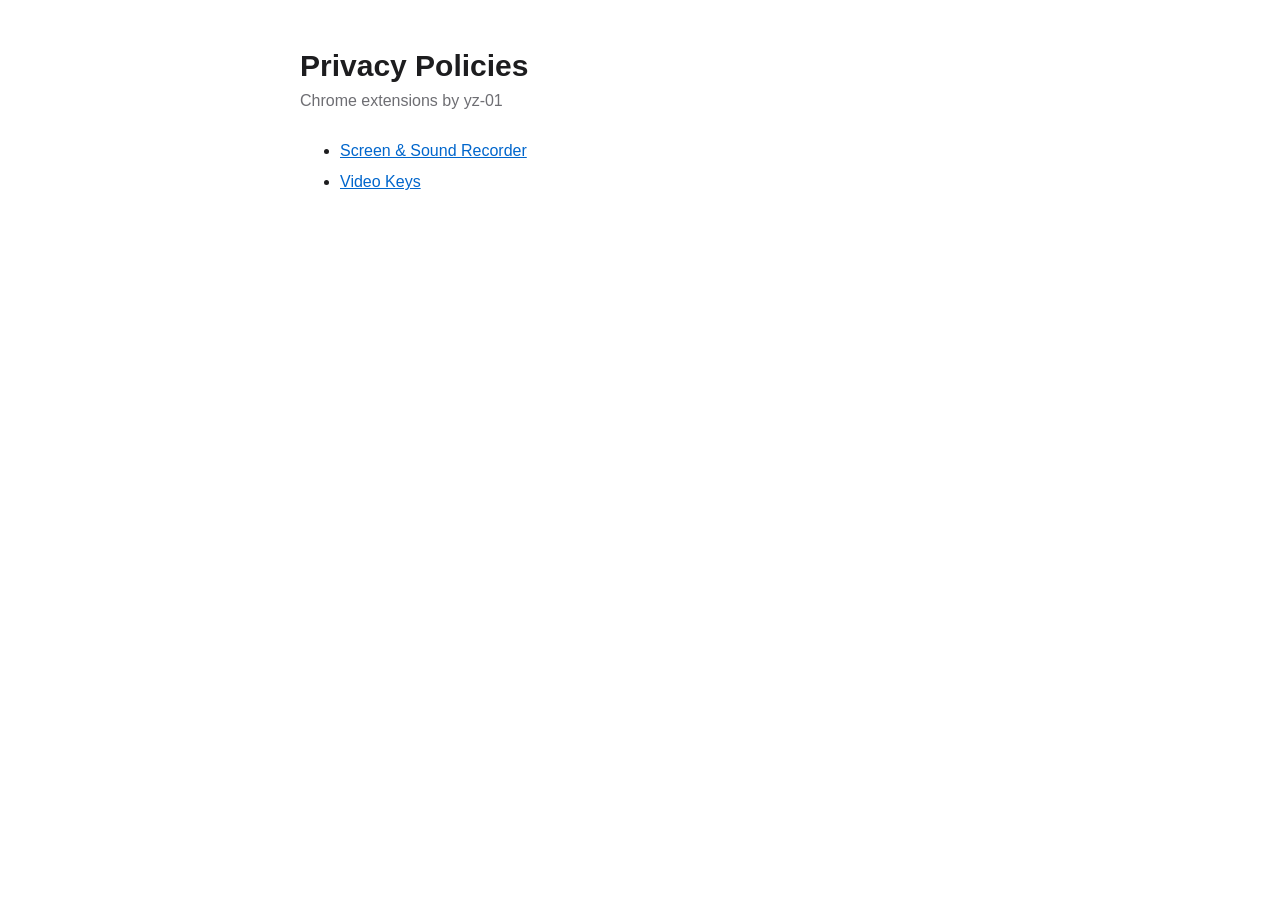
<file: index.html>
<!doctype html>
<html lang="en">
<head>
  <meta charset="utf-8">
  <meta name="viewport" content="width=device-width, initial-scale=1">
  <title>Chrome Extension Privacy Policies</title>
  <link rel="stylesheet" href="style.css">
</head>
<body>
  <h1>Privacy Policies</h1>
  <p class="updated">Chrome extensions by yz-01</p>
  <ul>
    <li><a href="screen-and-sound-recorder.html">Screen &amp; Sound Recorder</a></li>
    <li><a href="video-keys.html">Video Keys</a></li>
  </ul>
</body>
</html>
</file>
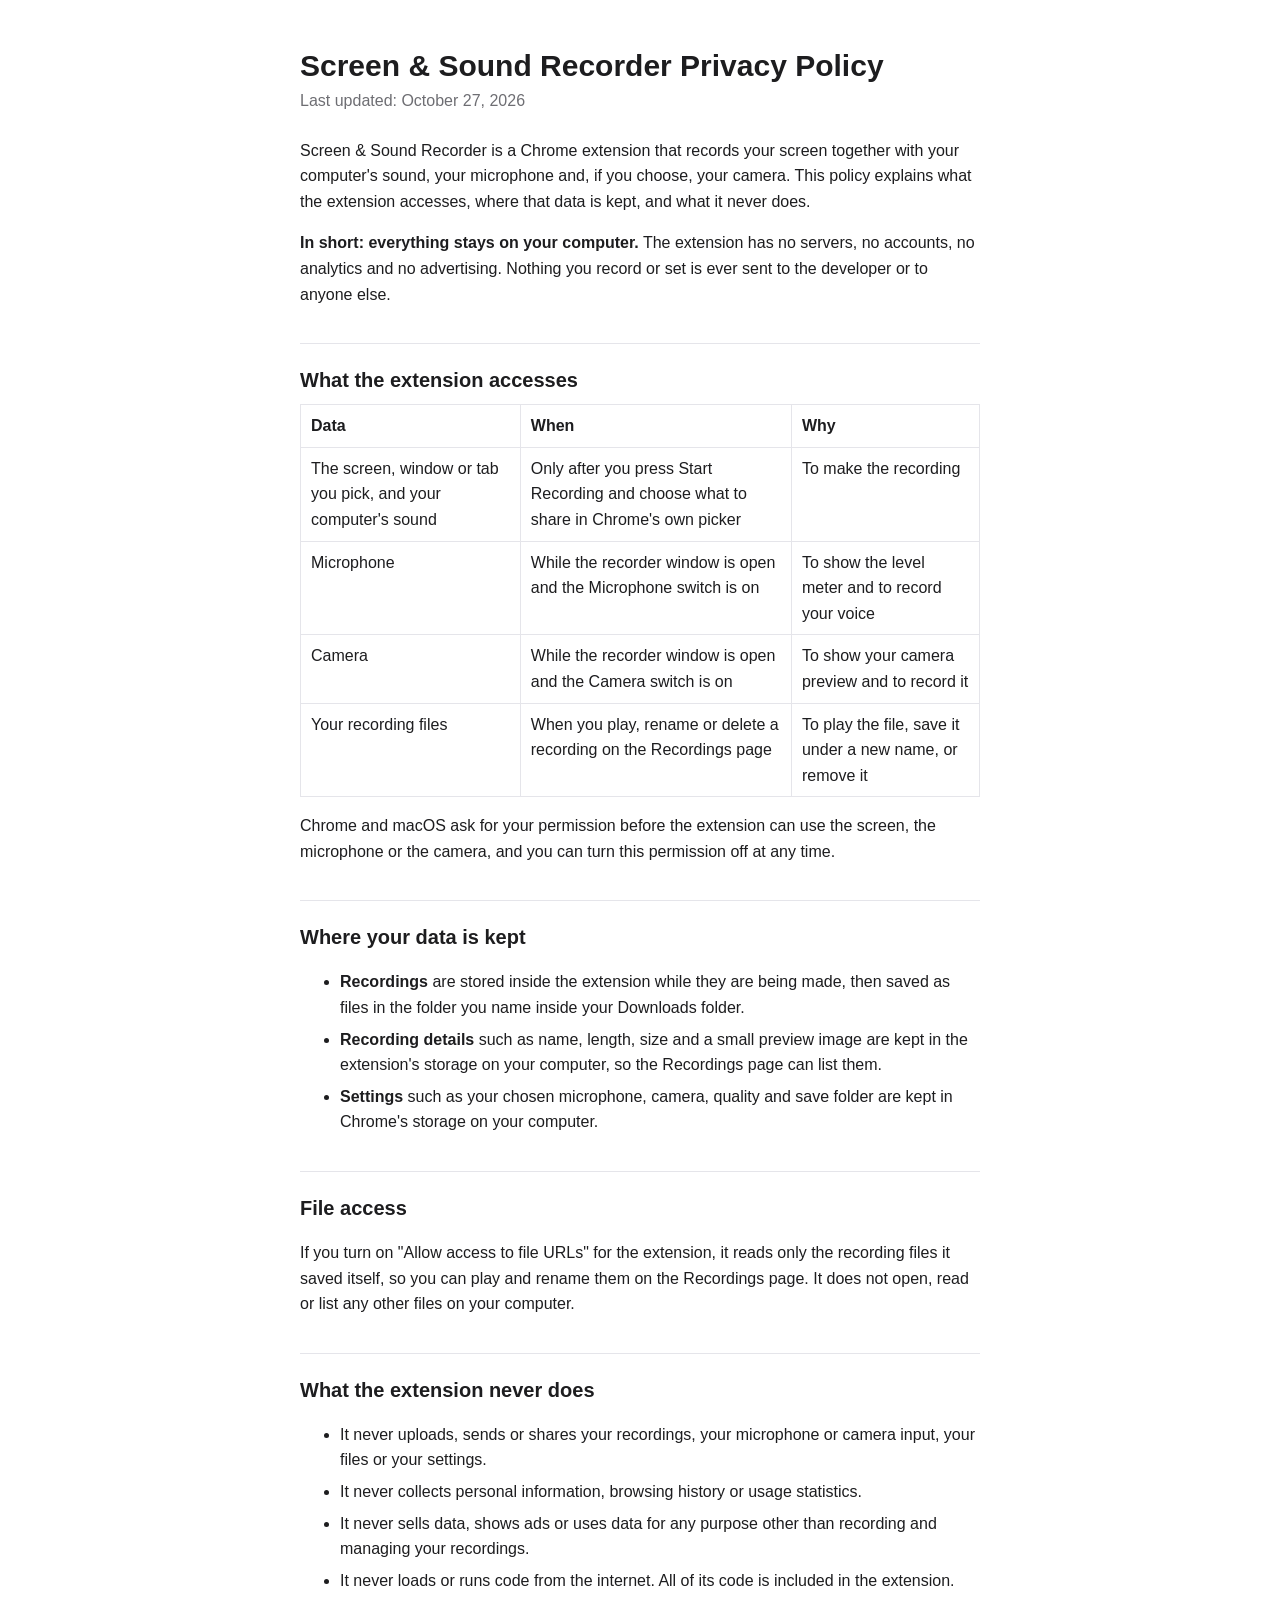
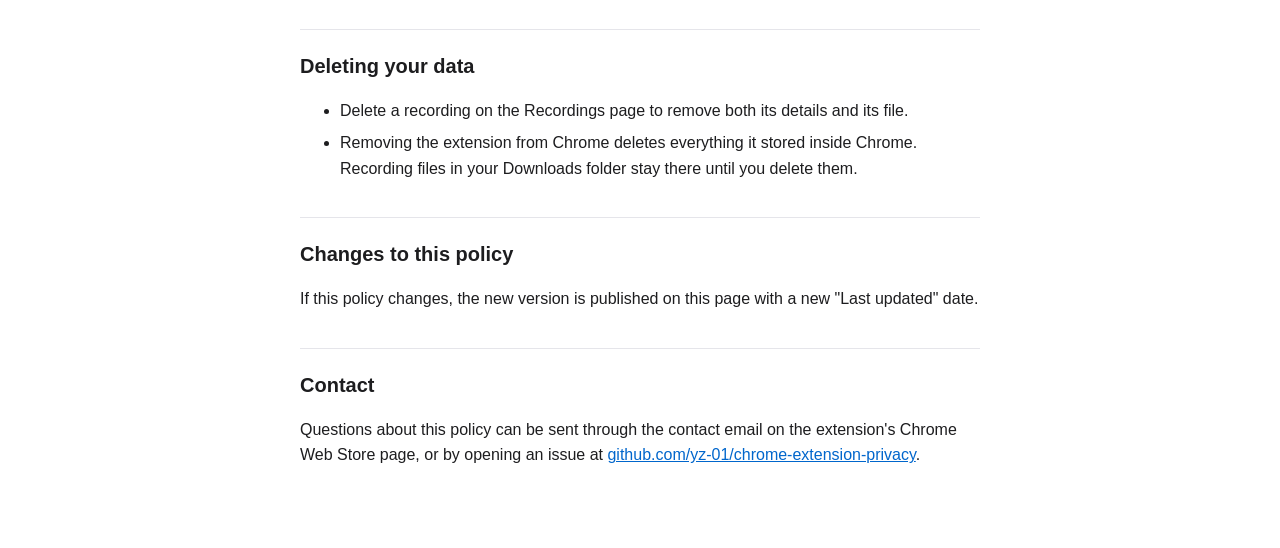
<file: screen-and-sound-recorder.html>
<!doctype html>
<html lang="en">
<head>
  <meta charset="utf-8">
  <meta name="viewport" content="width=device-width, initial-scale=1">
  <title>Screen &amp; Sound Recorder Privacy Policy</title>
  <link rel="stylesheet" href="style.css">
</head>
<body>
  <h1>Screen &amp; Sound Recorder Privacy Policy</h1>
  <p class="updated">Last updated: October 27, 2026</p>

  <p>Screen &amp; Sound Recorder is a Chrome extension that records your screen together with your computer's sound, your microphone and, if you choose, your camera. This policy explains what the extension accesses, where that data is kept, and what it never does.</p>

  <p><strong>In short: everything stays on your computer.</strong> The extension has no servers, no accounts, no analytics and no advertising. Nothing you record or set is ever sent to the developer or to anyone else.</p>

  <h2>What the extension accesses</h2>
  <table>
    <tr><th>Data</th><th>When</th><th>Why</th></tr>
    <tr><td>The screen, window or tab you pick, and your computer's sound</td><td>Only after you press Start Recording and choose what to share in Chrome's own picker</td><td>To make the recording</td></tr>
    <tr><td>Microphone</td><td>While the recorder window is open and the Microphone switch is on</td><td>To show the level meter and to record your voice</td></tr>
    <tr><td>Camera</td><td>While the recorder window is open and the Camera switch is on</td><td>To show your camera preview and to record it</td></tr>
    <tr><td>Your recording files</td><td>When you play, rename or delete a recording on the Recordings page</td><td>To play the file, save it under a new name, or remove it</td></tr>
  </table>
  <p>Chrome and macOS ask for your permission before the extension can use the screen, the microphone or the camera, and you can turn this permission off at any time.</p>

  <h2>Where your data is kept</h2>
  <ul>
    <li><strong>Recordings</strong> are stored inside the extension while they are being made, then saved as files in the folder you name inside your Downloads folder.</li>
    <li><strong>Recording details</strong> such as name, length, size and a small preview image are kept in the extension's storage on your computer, so the Recordings page can list them.</li>
    <li><strong>Settings</strong> such as your chosen microphone, camera, quality and save folder are kept in Chrome's storage on your computer.</li>
  </ul>

  <h2>File access</h2>
  <p>If you turn on "Allow access to file URLs" for the extension, it reads only the recording files it saved itself, so you can play and rename them on the Recordings page. It does not open, read or list any other files on your computer.</p>

  <h2>What the extension never does</h2>
  <ul>
    <li>It never uploads, sends or shares your recordings, your microphone or camera input, your files or your settings.</li>
    <li>It never collects personal information, browsing history or usage statistics.</li>
    <li>It never sells data, shows ads or uses data for any purpose other than recording and managing your recordings.</li>
    <li>It never loads or runs code from the internet. All of its code is included in the extension.</li>
  </ul>

  <h2>Deleting your data</h2>
  <ul>
    <li>Delete a recording on the Recordings page to remove both its details and its file.</li>
    <li>Removing the extension from Chrome deletes everything it stored inside Chrome. Recording files in your Downloads folder stay there until you delete them.</li>
  </ul>

  <h2>Changes to this policy</h2>
  <p>If this policy changes, the new version is published on this page with a new "Last updated" date.</p>

  <h2>Contact</h2>
  <p>Questions about this policy can be sent through the contact email on the extension's Chrome Web Store page, or by opening an issue at <a href="https://github.com/yz-01/chrome-extension-privacy/issues">github.com/yz-01/chrome-extension-privacy</a>.</p>
</body>
</html>
</file>
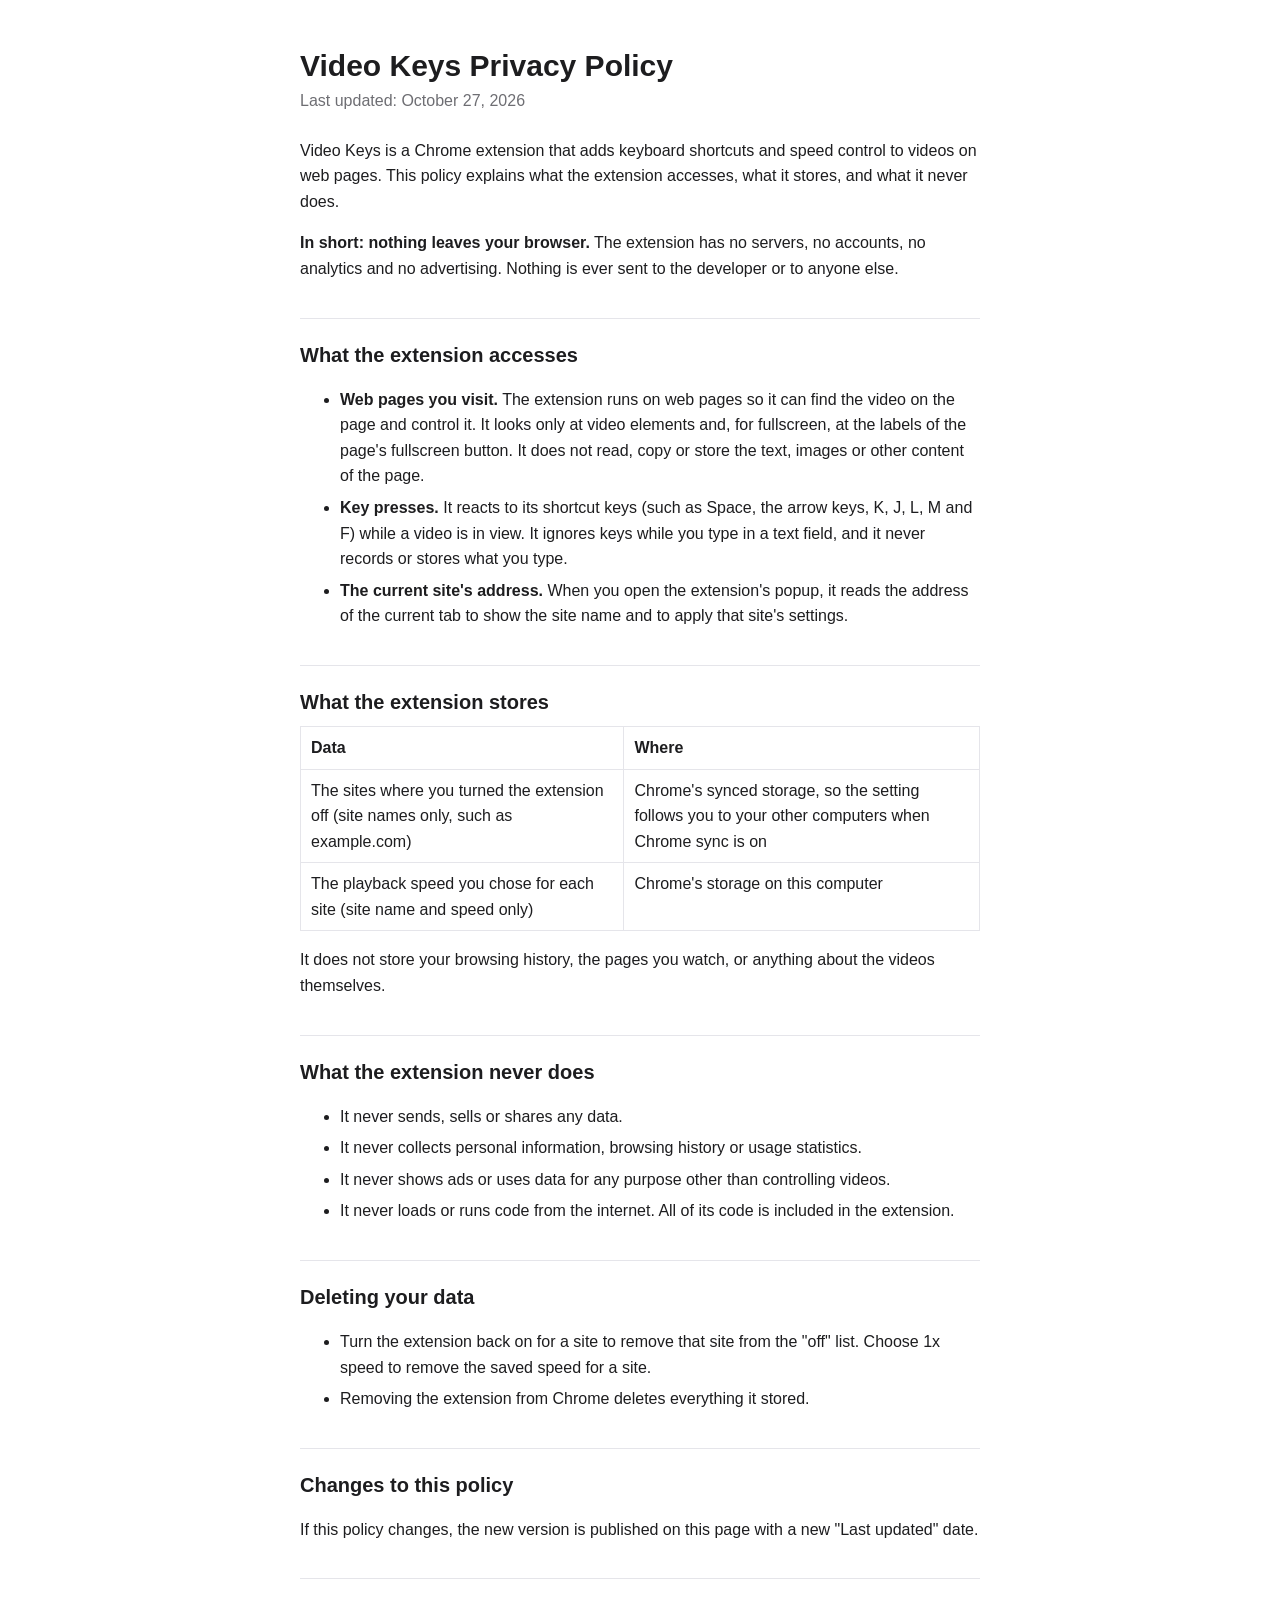
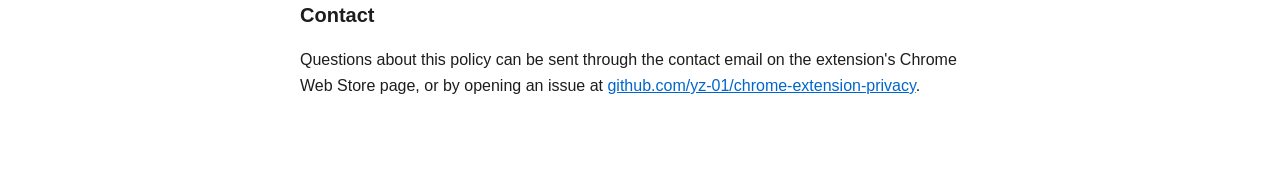
<file: video-keys.html>
<!doctype html>
<html lang="en">
<head>
  <meta charset="utf-8">
  <meta name="viewport" content="width=device-width, initial-scale=1">
  <title>Video Keys Privacy Policy</title>
  <link rel="stylesheet" href="style.css">
</head>
<body>
  <h1>Video Keys Privacy Policy</h1>
  <p class="updated">Last updated: October 27, 2026</p>

  <p>Video Keys is a Chrome extension that adds keyboard shortcuts and speed control to videos on web pages. This policy explains what the extension accesses, what it stores, and what it never does.</p>

  <p><strong>In short: nothing leaves your browser.</strong> The extension has no servers, no accounts, no analytics and no advertising. Nothing is ever sent to the developer or to anyone else.</p>

  <h2>What the extension accesses</h2>
  <ul>
    <li><strong>Web pages you visit.</strong> The extension runs on web pages so it can find the video on the page and control it. It looks only at video elements and, for fullscreen, at the labels of the page's fullscreen button. It does not read, copy or store the text, images or other content of the page.</li>
    <li><strong>Key presses.</strong> It reacts to its shortcut keys (such as Space, the arrow keys, K, J, L, M and F) while a video is in view. It ignores keys while you type in a text field, and it never records or stores what you type.</li>
    <li><strong>The current site's address.</strong> When you open the extension's popup, it reads the address of the current tab to show the site name and to apply that site's settings.</li>
  </ul>

  <h2>What the extension stores</h2>
  <table>
    <tr><th>Data</th><th>Where</th></tr>
    <tr><td>The sites where you turned the extension off (site names only, such as example.com)</td><td>Chrome's synced storage, so the setting follows you to your other computers when Chrome sync is on</td></tr>
    <tr><td>The playback speed you chose for each site (site name and speed only)</td><td>Chrome's storage on this computer</td></tr>
  </table>
  <p>It does not store your browsing history, the pages you watch, or anything about the videos themselves.</p>

  <h2>What the extension never does</h2>
  <ul>
    <li>It never sends, sells or shares any data.</li>
    <li>It never collects personal information, browsing history or usage statistics.</li>
    <li>It never shows ads or uses data for any purpose other than controlling videos.</li>
    <li>It never loads or runs code from the internet. All of its code is included in the extension.</li>
  </ul>

  <h2>Deleting your data</h2>
  <ul>
    <li>Turn the extension back on for a site to remove that site from the "off" list. Choose 1x speed to remove the saved speed for a site.</li>
    <li>Removing the extension from Chrome deletes everything it stored.</li>
  </ul>

  <h2>Changes to this policy</h2>
  <p>If this policy changes, the new version is published on this page with a new "Last updated" date.</p>

  <h2>Contact</h2>
  <p>Questions about this policy can be sent through the contact email on the extension's Chrome Web Store page, or by opening an issue at <a href="https://github.com/yz-01/chrome-extension-privacy/issues">github.com/yz-01/chrome-extension-privacy</a>.</p>
</body>
</html>
</file>
<file: style.css>
:root {
  color-scheme: light dark;
  --bg: #ffffff;
  --text: #1d1d1f;
  --muted: #6e6e73;
  --line: #e5e5ea;
  --link: #0066cc;
}

@media (prefers-color-scheme: dark) {
  :root {
    --bg: #161617;
    --text: #f5f5f7;
    --muted: #a1a1a6;
    --line: #38383a;
    --link: #2997ff;
  }
}

* {
  box-sizing: border-box;
}

body {
  max-width: 720px;
  margin: 0 auto;
  padding: 48px 20px 64px;
  background: var(--bg);
  color: var(--text);
  font: 16px/1.6 -apple-system, BlinkMacSystemFont, "Segoe UI", Roboto, sans-serif;
}

h1 {
  margin: 0 0 4px;
  font-size: 30px;
  line-height: 1.2;
}

h2 {
  margin: 36px 0 8px;
  padding-top: 20px;
  border-top: 1px solid var(--line);
  font-size: 20px;
}

.updated {
  margin: 0 0 24px;
  color: var(--muted);
}

a {
  color: var(--link);
}

li + li {
  margin-top: 6px;
}

table {
  width: 100%;
  border-collapse: collapse;
}

th,
td {
  padding: 8px 10px;
  border: 1px solid var(--line);
  text-align: left;
  vertical-align: top;
}
</file>
